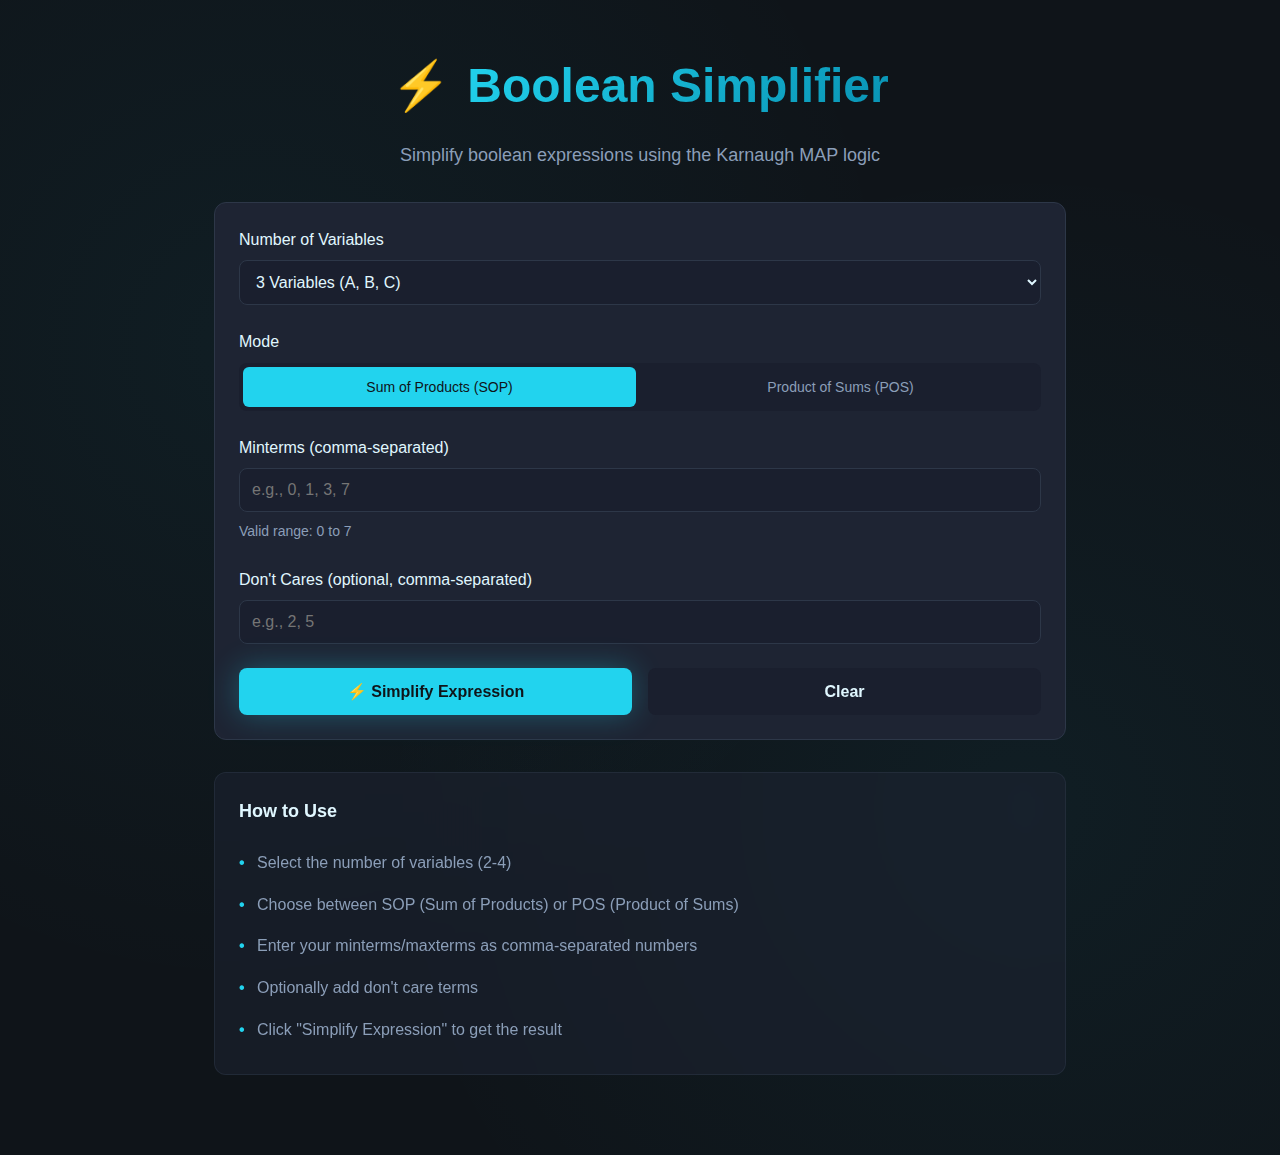
<file: index.html>
<!DOCTYPE html>
<html lang="en">
<head>
    <meta charset="UTF-8">
    <meta name="viewport" content="width=device-width, initial-scale=1.0">
    <title>Boolean Expression Simplifier</title>
    <link rel="stylesheet" href="styles.css">
</head>
<body>
    <div class="container">
        <!-- Header -->
        <div class="header">
            <div class="header-icon">⚡</div>
            <h1 class="header-title">Boolean Simplifier</h1>
        </div>
        <p class="subtitle">Simplify boolean expressions using the Karnaugh MAP logic</p>

        <!-- Input Card -->
        <div class="card">
            <div class="form-group">
                <label for="numVars">Number of Variables</label>
                <select id="numVars" class="input">
                    <option value="2">2 Variables (A, B)</option>
                    <option value="3" selected>3 Variables (A, B, C)</option>
                    <option value="4">4 Variables (A, B, C, D)</option>
                </select>
            </div>

            <div class="form-group">
                <label>Mode</label>
                <div class="tabs">
                    <button class="tab active" data-mode="SOP">Sum of Products (SOP)</button>
                    <button class="tab" data-mode="POS">Product of Sums (POS)</button>
                </div>
            </div>

            <div class="form-group">
                <label for="minterms">
                    <span id="termsLabel">Minterms</span> (comma-separated)
                </label>
                <input 
                    type="text" 
                    id="minterms" 
                    class="input" 
                    placeholder="e.g., 0, 1, 3, 7"
                />
                <small class="help-text">Valid range: <span id="rangeText">0 to 7</span></small>
            </div>

            <div class="form-group">
                <label for="dontcares">Don't Cares (optional, comma-separated)</label>
                <input 
                    type="text" 
                    id="dontcares" 
                    class="input" 
                    placeholder="e.g., 2, 5"
                />
            </div>

            <div class="button-group">
                <button id="simplifyBtn" class="btn btn-primary">
                    ⚡ Simplify Expression
                </button>
                <button id="clearBtn" class="btn btn-secondary">Clear</button>
            </div>
        </div>

        <!-- Result Card -->
        <div id="resultCard" class="card result-card" style="display: none;">
            <h2 class="result-title">⚡ Simplified Expression</h2>
            
            <div class="result-display">
                <p id="resultExpression" class="result-text"></p>
            </div>

            <div class="result-details">
                <div class="detail-box">
                    <p class="detail-label">Variables</p>
                    <p id="resultVars" class="detail-value"></p>
                </div>

                <div class="detail-box">
                    <p class="detail-label">Mode</p>
                    <p id="resultMode" class="detail-value"></p>
                </div>

                <div class="detail-box">
                    <p class="detail-label">Original Terms</p>
                    <p id="resultTerms" class="detail-value"></p>
                </div>

                <div id="dontCaresBox" class="detail-box" style="display: none;">
                    <p class="detail-label">Don't Cares</p>
                    <p id="resultDontCares" class="detail-value"></p>
                </div>
            </div>
        </div>

        <!-- Info Card -->
        <div class="card info-card">
            <h3 class="info-title">How to Use</h3>
            <ul class="info-list">
                <li>Select the number of variables (2-4)</li>
                <li>Choose between SOP (Sum of Products) or POS (Product of Sums)</li>
                <li>Enter your minterms/maxterms as comma-separated numbers</li>
                <li>Optionally add don't care terms</li>
                <li>Click "Simplify Expression" to get the result</li>
            </ul>
        </div>

        <!-- Toast Container -->
        <div id="toast" class="toast"></div>
    </div>

    <script src="script.js"></script>
</body>
</html>
</file>
<file: styles.css>
* {
    margin: 0;
    padding: 0;
    box-sizing: border-box;
}

:root {
    --bg-primary: #0f1419;
    --bg-secondary: #1a1f2e;
    --bg-card: #1e2433;
    --text-primary: #e0f7ff;
    --text-secondary: #8b9eb8;
    --accent: #22d3ee;
    --accent-dark: #0891b2;
    --border: #2d3748;
    --success: #10b981;
    --error: #ef4444;
}

body {
    font-family: -apple-system, BlinkMacSystemFont, 'Segoe UI', Roboto, Oxygen, Ubuntu, Cantarell, sans-serif;
    background: var(--bg-primary);
    color: var(--text-primary);
    line-height: 1.6;
    min-height: 100vh;
    background-image: 
        radial-gradient(circle at 20% 30%, rgba(34, 211, 238, 0.05) 0%, transparent 50%),
        radial-gradient(circle at 80% 70%, rgba(34, 211, 238, 0.05) 0%, transparent 50%);
}

.container {
    max-width: 900px;
    margin: 0 auto;
    padding: 3rem 1.5rem;
}

/* Header */
.header {
    display: flex;
    align-items: center;
    justify-content: center;
    gap: 1rem;
    margin-bottom: 1rem;
}

.header-icon {
    font-size: 3rem;
}

.header-title {
    font-size: 3rem;
    font-weight: bold;
    background: linear-gradient(135deg, #22d3ee, #0891b2);
    -webkit-background-clip: text;
    -webkit-text-fill-color: transparent;
    background-clip: text;
}

.subtitle {
    text-align: center;
    color: var(--text-secondary);
    font-size: 1.125rem;
    margin-bottom: 2rem;
}

/* Card */
.card {
    background: var(--bg-card);
    border: 1px solid var(--border);
    border-radius: 0.75rem;
    padding: 1.5rem;
    margin-bottom: 2rem;
    backdrop-filter: blur(10px);
}

/* Form Elements */
.form-group {
    margin-bottom: 1.5rem;
}

label {
    display: block;
    color: var(--text-primary);
    font-weight: 500;
    margin-bottom: 0.5rem;
}

.input {
    width: 100%;
    padding: 0.75rem;
    background: var(--bg-secondary);
    border: 1px solid var(--border);
    border-radius: 0.5rem;
    color: var(--text-primary);
    font-size: 1rem;
    transition: all 0.3s ease;
}

.input:focus {
    outline: none;
    border-color: var(--accent);
    box-shadow: 0 0 0 3px rgba(34, 211, 238, 0.1);
}

.help-text {
    display: block;
    margin-top: 0.5rem;
    color: var(--text-secondary);
    font-size: 0.875rem;
}

/* Tabs */
.tabs {
    display: grid;
    grid-template-columns: 1fr 1fr;
    gap: 0.5rem;
    background: var(--bg-secondary);
    padding: 0.25rem;
    border-radius: 0.5rem;
}

.tab {
    padding: 0.75rem;
    background: transparent;
    border: none;
    color: var(--text-secondary);
    font-size: 0.875rem;
    font-weight: 500;
    border-radius: 0.375rem;
    cursor: pointer;
    transition: all 0.3s ease;
}

.tab:hover {
    background: var(--bg-card);
}

.tab.active {
    background: var(--accent);
    color: var(--bg-primary);
}

/* Buttons */
.button-group {
    display: flex;
    gap: 1rem;
}

.btn {
    flex: 1;
    padding: 0.875rem 1.5rem;
    border: none;
    border-radius: 0.5rem;
    font-size: 1rem;
    font-weight: 600;
    cursor: pointer;
    transition: all 0.3s ease;
}

.btn-primary {
    background: var(--accent);
    color: var(--bg-primary);
    box-shadow: 0 0 30px rgba(34, 211, 238, 0.3);
}

.btn-primary:hover {
    background: var(--accent-dark);
    transform: translateY(-2px);
    box-shadow: 0 0 40px rgba(34, 211, 238, 0.4);
}

.btn-secondary {
    background: var(--bg-secondary);
    color: var(--text-primary);
}

.btn-secondary:hover {
    background: var(--border);
}

/* Result Card */
.result-card {
    animation: fadeIn 0.5s ease;
}

@keyframes fadeIn {
    from {
        opacity: 0;
        transform: translateY(20px);
    }
    to {
        opacity: 1;
        transform: translateY(0);
    }
}

.result-title {
    font-size: 1.5rem;
    color: var(--accent);
    margin-bottom: 1rem;
    display: flex;
    align-items: center;
    gap: 0.5rem;
}

.result-display {
    background: rgba(15, 20, 25, 0.5);
    padding: 2rem;
    border-radius: 0.5rem;
    border: 1px solid rgba(34, 211, 238, 0.3);
    margin-bottom: 1.5rem;
}

.result-text {
    font-size: 2rem;
    font-family: 'Courier New', monospace;
    text-align: center;
    color: var(--text-primary);
    word-break: break-word;
}

.result-details {
    display: grid;
    grid-template-columns: repeat(auto-fit, minmax(200px, 1fr));
    gap: 1rem;
}

.detail-box {
    background: rgba(45, 55, 72, 0.5);
    padding: 1rem;
    border-radius: 0.5rem;
}

.detail-label {
    font-size: 0.875rem;
    color: var(--text-secondary);
    margin-bottom: 0.25rem;
}

.detail-value {
    font-family: 'Courier New', monospace;
    color: var(--text-primary);
}

/* Info Card */
.info-card {
    background: rgba(30, 36, 51, 0.5);
    border-color: rgba(45, 55, 72, 0.5);
}

.info-title {
    font-size: 1.125rem;
    color: var(--text-primary);
    margin-bottom: 1rem;
}

.info-list {
    list-style: none;
    color: var(--text-secondary);
}

.info-list li {
    padding: 0.5rem 0;
}

.info-list li::before {
    content: "• ";
    color: var(--accent);
    font-weight: bold;
    margin-right: 0.5rem;
}

/* Toast */
.toast {
    position: fixed;
    bottom: 2rem;
    right: 2rem;
    padding: 1rem 1.5rem;
    border-radius: 0.5rem;
    color: white;
    font-weight: 500;
    opacity: 0;
    transform: translateY(20px);
    transition: all 0.3s ease;
    pointer-events: none;
    z-index: 1000;
}

.toast.show {
    opacity: 1;
    transform: translateY(0);
    pointer-events: auto;
}

.toast.success {
    background: var(--success);
}

.toast.error {
    background: var(--error);
}

/* Responsive */
@media (max-width: 768px) {
    .header-title {
        font-size: 2rem;
    }

    .result-text {
        font-size: 1.5rem;
    }

    .button-group {
        flex-direction: column;
    }

    .result-details {
        grid-template-columns: 1fr;
    }
}
</file>
